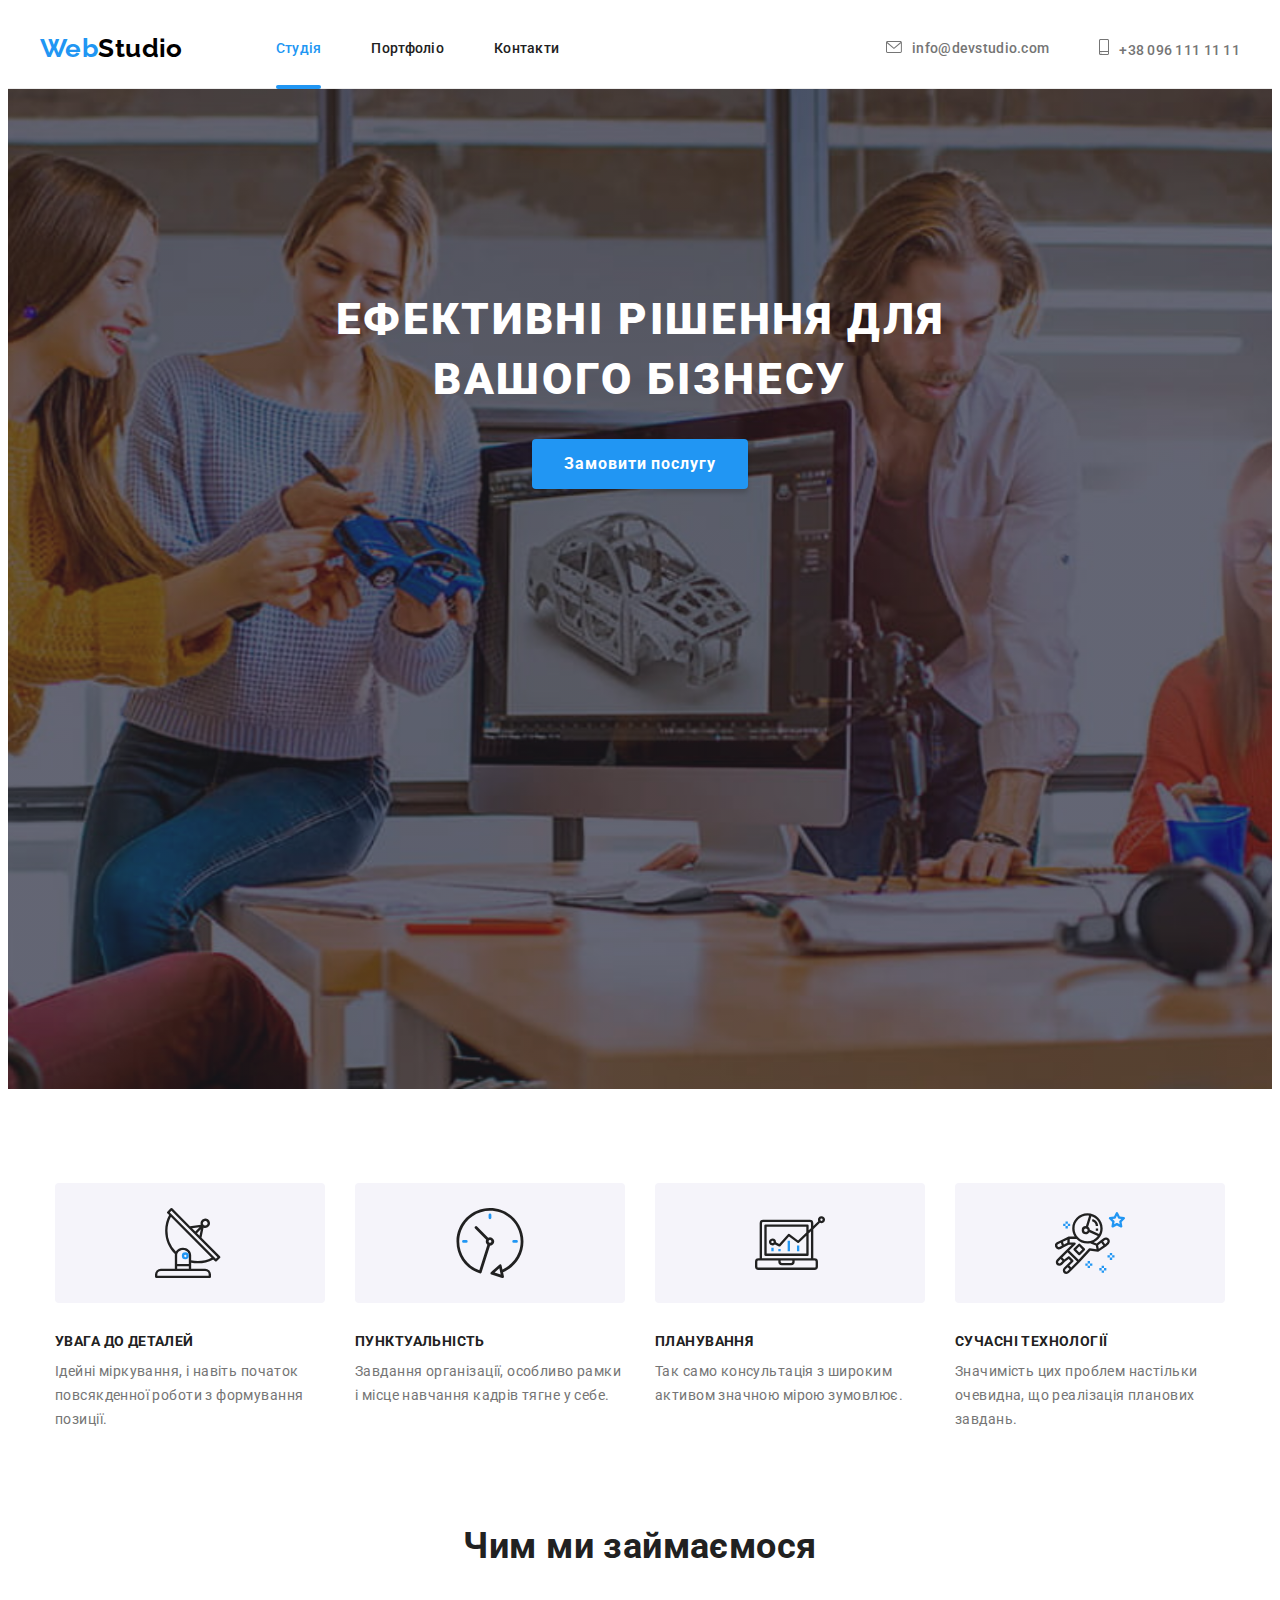
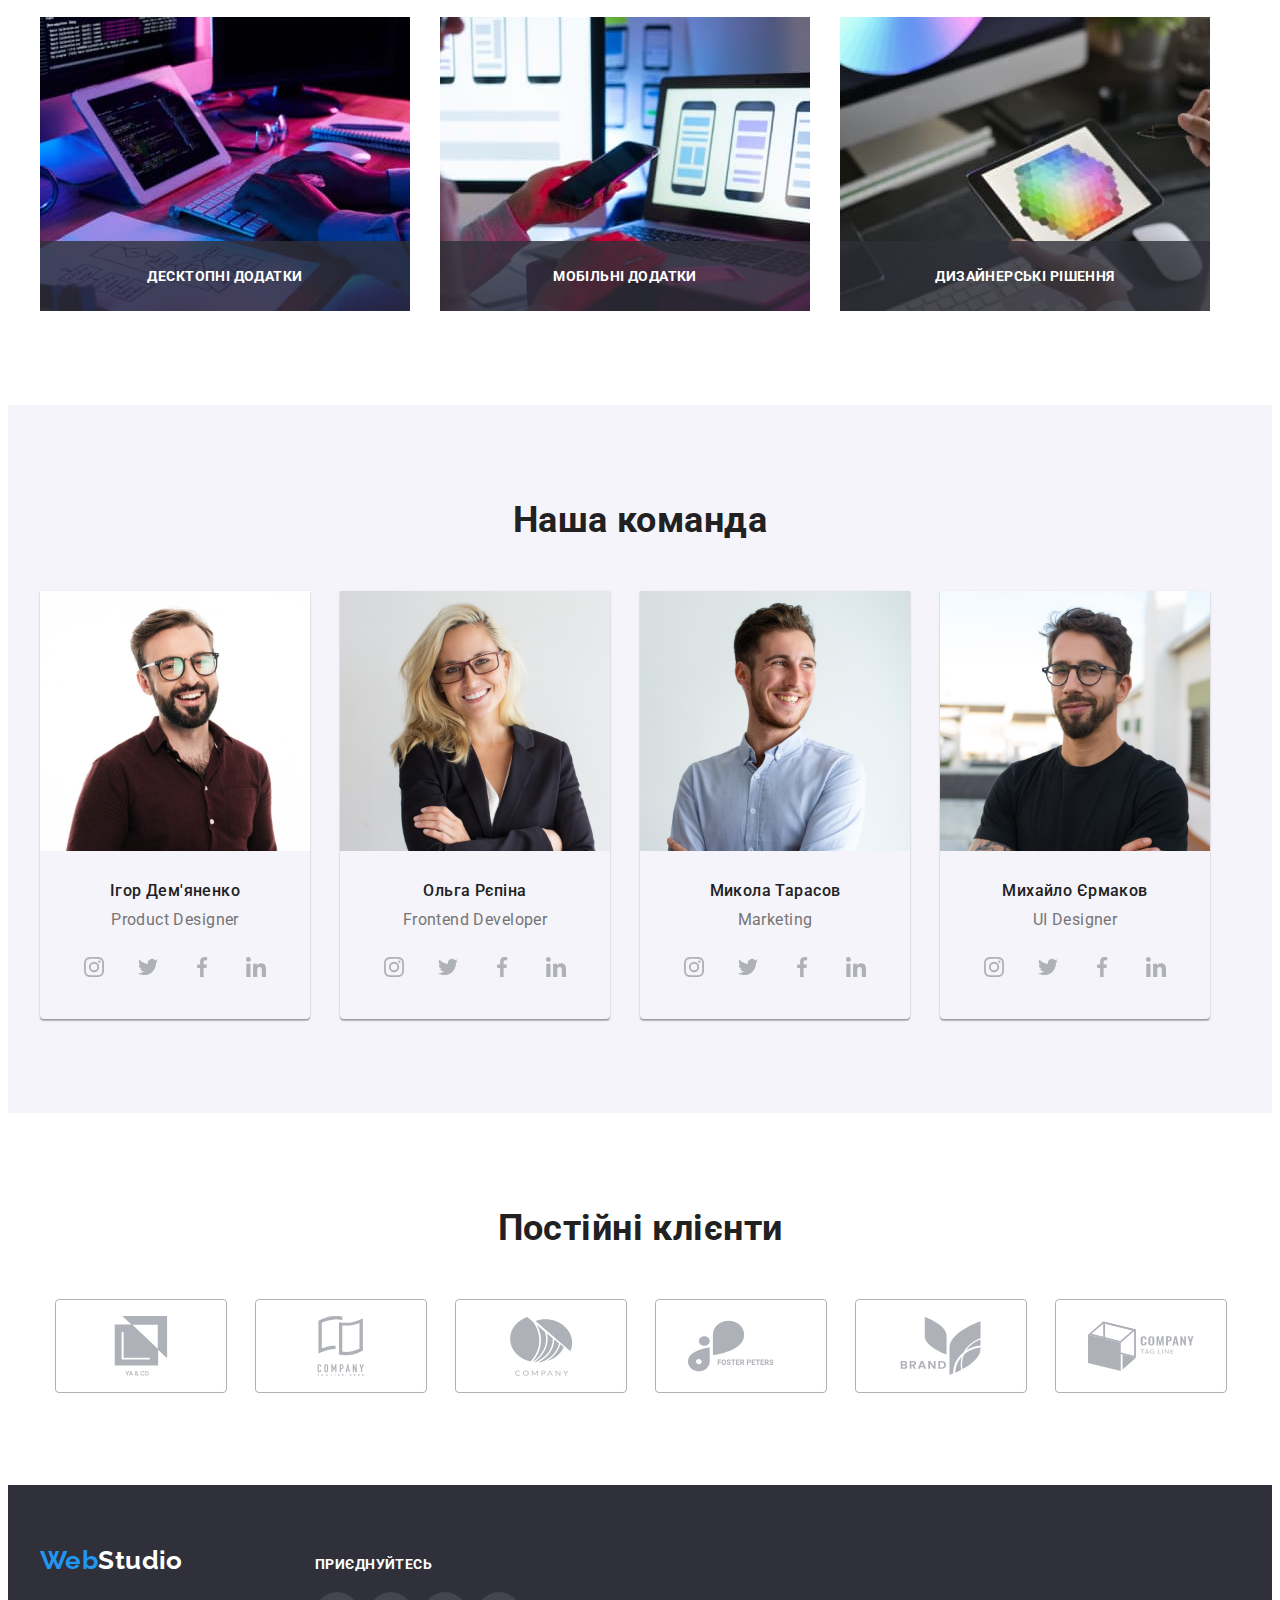
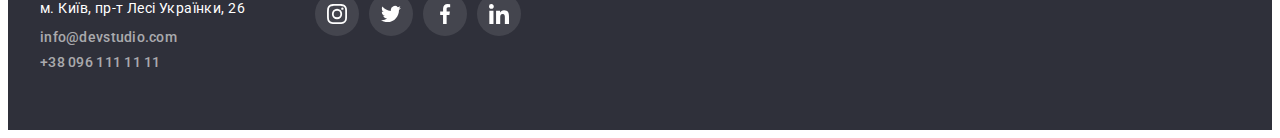
<file: index.html>
<!DOCTYPE html>
<html lang="uk">

<head>
  <meta charset="UTF-8" />
  <meta http-equiv="X-UA-Compatible" content="IE=edge" />
  <meta name="viewport" content="width=device-width, initial-scale=1.0" />
  <meta name="description" content="The Best WebStudio Ever!">
  <!-- Favicon Start -->
  <link rel="apple-touch-icon" sizes="180x180" href="./images/favicon/apple-touch-icon.png">
  <link rel="icon" type="image/png" sizes="32x32" href="./images/favicon/favicon-32x32.png">
  <link rel="icon" type="image/png" sizes="16x16" href="./images/favicon/favicon-16x16.png">
  <link rel="manifest" href="./images/favicon/site.webmanifest">
  <meta name="msapplication-TileColor" content="#da532c">
  <meta name="theme-color" content="#ffffff">
  <!-- Favicon End -->
  <title>Студія</title>
  <!-- Fonts -->
  <link rel="preconnect" href="https://fonts.googleapis.com">
  <link rel="preconnect" href="https://fonts.gstatic.com" crossorigin>
  <link
    href="https://fonts.googleapis.com/css2?family=Montserrat:wght@400;700&family=Raleway:wght@700&family=Roboto:wght@400;500;700;900&display=swap"
    rel="stylesheet">
  <!-- Modern-normolize -->
  <link rel="stylesheet" href="https://cdnjs.cloudflare.com/ajax/libs/modern-normalize/1.1.0/modern-normalize.min.css"
    integrity="sha512-wpPYUAdjBVSE4KJnH1VR1HeZfpl1ub8YT/NKx4PuQ5NmX2tKuGu6U/JRp5y+Y8XG2tV+wKQpNHVUX03MfMFn9Q=="
    crossorigin="anonymous" referrerpolicy="no-referrer" />
  <!-- Custom styles -->
  <link rel="stylesheet" href="./css/main.css">
</head>

<body>

  <!-- Header -->

  <header class="header">
    <div class="container header-container">
      <a class="logo" href="./index.html"><span class="logo-part">Web</span>Studio</a>
      <nav class="header-nav">
        <ul class="site-nav list">
          <li class="list"><a class="link current" href="./index.html">Студія</a></li>
          <li class="list"><a class="link" href="./portfolio.html">Портфоліо</a></li>
          <li class="list"><a class="link" href="">Контакти</a></li>
        </ul>
      </nav>
      <ul class="contacts list">
        <li class="list icon-envelope"><a class="link" href="mailto:info@devstudio.com">
            <svg class="e-mail-icon icon">
              <use href="./images/symbol-defs.svg#icon-envelope"></use>
            </svg>info@devstudio.com</a></li>
        <li class="list icon-smartphone"><a class="link" href="tel:+380961111111">
            <svg class="smartphone-icon icon">
              <use href="./images/symbol-defs.svg#icon-smartphone"></use>
            </svg>+38 096 111 11 11</a></li>
      </ul>
    </div>
  </header>

  <main>

    <!-- Hero -->

    <section class="hero">
      <div class="container">
        <h1 class="hero-title">Ефективні рішення для вашого бізнесу</h1>
        <button class="button" type="button" data-modal-open>Замовити послугу</button>
      </div>
    </section>

    <!-- Company benefits -->

    <section class="section-benefits">
      <div class="container benefits-container">
        <h2 class="section-title visually-hidden">Переваги</h2>
        <ul class="benefits list">
          <li class="list">
            <div class="benefits-svg">
              <svg class="svg">
                <use href="./images/symbol-defs.svg#icon-antenna"></use>
              </svg>
            </div>
            <h3 class="benefits-title">УВАГА ДО ДЕТАЛЕЙ</h3>
            <p class="benefits-item">Ідейні міркування, і навіть початок повсякденної роботи з формування позиції.
            </p>
          </li>
          <li class="list">
            <div class="benefits-svg">
              <svg class="svg">
                <use href="./images/symbol-defs.svg#icon-clock"></use>
              </svg>
            </div>
            <h3 class="benefits-title">ПУНКТУАЛЬНІСТЬ</h3>
            <p class="benefits-item">Завдання організації, особливо рамки і місце навчання кадрів тягне у себе.</p>
          </li>
          <li class="list">
            <div class="benefits-svg">
              <svg class="svg">
                <use href="./images/symbol-defs.svg#icon-diagram"></use>
              </svg>
            </div>
            <h3 class="benefits-title">ПЛАНУВАННЯ</h3>
            <p class="benefits-item">Так само консультація з широким активом значною мірою зумовлює.</p>
          </li>
          <li class="list">
            <div class="benefits-svg">
              <svg class="svg">
                <use href="./images/symbol-defs.svg#icon-astronaut"></use>
              </svg>
            </div>
            <h3 class="benefits-title">СУЧАСНІ ТЕХНОЛОГІЇ</h3>
            <p class="benefits-item">Значимість цих проблем настільки очевидна, що реалізація планових завдань.</p>
          </li>
        </ul>
      </div>
    </section>

    <!-- What do we do -->

    <section class="section-projects">
      <div class="container">
        <h2 class="section-title">Чим ми займаємося</h2>
        <ul class="list projects">
          <li class="list"><img class="img" src="./images/what-do-we-do/img1.jpg" alt="Людина працює за компьютером"
              width="370" height="295" class="img">
            <div class="section-projects-title">
              <p class="projects-text">Десктопні додатки</p>
            </div>
          </li>
          <li class="list"><img class="img" src="./images/what-do-we-do/img2.jpg"
              alt="Людина тримає телефон в лівій руці і працює за ноутбуком" width="370" height="295" class="img">
            <div class="section-projects-title">
              <p class="projects-text">Мобільні додатки</p>
            </div>
          </li>
          <li class="list"><img class="img" src="./images/what-do-we-do/img3.jpg"
              alt="Людина тримає планшет в лівій руці та ручку в правій" width="370" height="295" class="img">
            <div class="section-projects-title">
              <p class="projects-text">Дизайнерські рішення</p>
            </div>
          </li>
        </ul>
      </div>
    </section>

    <!-- Our team -->

    <section class="section-team">
      <div class="container">
        <h2 class="section-title">Наша команда</h2>
        <ul class="team list">
          <li class="card list">
            <img src="./images/team/product-designer.jpg" alt="Product Designer Ігор Дем'яненко" width="270"
              height="260">
            <div class="team-container">
              <h3 class="team-title">Ігор Дем'яненко</h3>
              <p class="team-item" lang="en">Product Designer</p>
              <ul class="team-contacts list">
                <li class="list"><a class="contacts-item link" href="" target="_blank" rel="noopener noreferrer"><svg
                      class="svg">
                      <use href="./images/symbol-defs.svg#icon-instagram"></use>
                    </svg></a>
                </li>
                <li class="list"><a class="contacts-item link" href="" target="_blank" rel="noopener noreferrer"><svg
                      class="svg">
                      <use href="./images/symbol-defs.svg#icon-twitter"></use>
                    </svg></a>
                </li>
                <li class="list"><a class="contacts-item link" href="" target="_blank" rel="noopener noreferrer"><svg
                      class="svg">
                      <use href="./images/symbol-defs.svg#icon-facebook"></use>
                    </svg></a>
                </li>
                <li class="list"><a class="contacts-item link" href="" target="_blank" rel="noopener noreferrer"><svg
                      class="svg">
                      <use href="./images/symbol-defs.svg#icon-linkedin"></use>
                    </svg></a>
                </li>
              </ul>
            </div>
          </li>
          <li class="card list">
            <img src="./images/team/frontend-developer.jpg" alt="Frontend Developer Ольга Рєпіна" width="270"
              height="260">
            <div class="team-container">
              <h3 class="team-title">Ольга Рєпіна</h3>
              <p class="team-item" lang="en">Frontend Developer</p>
              <ul class="team-contacts list">
                <li class="list"><a class="contacts-item link" href="" target="_blank" rel="noopener noreferrer"><svg
                      class="svg">
                      <use href="./images/symbol-defs.svg#icon-instagram"></use>
                    </svg></a>
                </li>
                <li class="list"><a class="contacts-item link" href="" target="_blank" rel="noopener noreferrer"><svg
                      class="svg">
                      <use href="./images/symbol-defs.svg#icon-twitter"></use>
                    </svg></a>
                </li>
                <li class="list"><a class="contacts-item link" href="" target="_blank" rel="noopener noreferrer"><svg
                      class="svg">
                      <use href="./images/symbol-defs.svg#icon-facebook"></use>
                    </svg></a>
                </li>
                <li class="list"><a class="contacts-item link" href="" target="_blank" rel="noopener noreferrer"><svg
                      class="svg">
                      <use href="./images/symbol-defs.svg#icon-linkedin"></use>
                    </svg></a>
                </li>
              </ul>
            </div>
          </li>
          <li class="list card">
            <img src="./images/team/marketing.jpg" alt="Marketing Микола Тарасов" width="270" height="260">
            <div class="team-container">
              <h3 class="team-title">Микола Тарасов</h3>
              <p class="team-item" lang="en">Marketing</p>
              <ul class="team-contacts list">
                <li class="list"><a class="contacts-item link" href="" target="_blank" rel="noopener noreferrer"><svg
                      class="svg">
                      <use href="./images/symbol-defs.svg#icon-instagram"></use>
                    </svg></a>
                </li>
                <li class="list"><a class="contacts-item link" href="" target="_blank" rel="noopener noreferrer"><svg
                      class="svg">
                      <use href="./images/symbol-defs.svg#icon-twitter"></use>
                    </svg></a>
                </li>
                <li class="list"><a class="contacts-item link" href="" target="_blank" rel="noopener noreferrer"><svg
                      class="svg">
                      <use href="./images/symbol-defs.svg#icon-facebook"></use>
                    </svg></a>
                </li>
                <li class="list"><a class="contacts-item link" href="" target="_blank" rel="noopener noreferrer"><svg
                      class="svg">
                      <use href="./images/symbol-defs.svg#icon-linkedin"></use>
                    </svg></a>
                </li>
              </ul>
            </div>
          </li>
          <li class="list card">
            <img src="./images/team/ui-designer.jpg" alt="UI Designer Михайло Єрмаков" width="270" height="260">
            <div class="team-container">
              <h3 class="team-title">Михайло Єрмаков</h3>
              <p class="team-item" lang="en">UI Designer</p>
              <ul class="team-contacts list">
                <li class="list"><a class="contacts-item link" href="" target="_blank" rel="noopener noreferrer"><svg
                      class="svg">
                      <use href="./images/symbol-defs.svg#icon-instagram"></use>
                    </svg></a>
                </li>
                <li class="list"><a class="contacts-item link" href="" target="_blank" rel="noopener noreferrer"><svg
                      class="svg">
                      <use href="./images/symbol-defs.svg#icon-twitter"></use>
                    </svg></a>
                </li>
                <li class="list"><a class="contacts-item link" href="" target="_blank" rel="noopener noreferrer"><svg
                      class="svg">
                      <use href="./images/symbol-defs.svg#icon-facebook"></use>
                    </svg></a>
                </li>
                <li class="list"><a class="contacts-item link" href="" target="_blank" rel="noopener noreferrer"><svg
                      class="svg">
                      <use href="./images/symbol-defs.svg#icon-linkedin"></use>
                    </svg></a>
                </li>
              </ul>
            </div>
          </li>
        </ul>
      </div>
    </section>

    <!-- Clients -->

    <section class="section-clients">
      <div class="container clients-container">
        <h2 class="section-title">Постійні клієнти</h2>
        <ul class="clients list">
          <li class="list"><a class="link" href="" target="_blank" rel="noopener noreferrer"><svg class="svg">
                <use href="./images/symbol-defs.svg#icon-client-1"></use>
              </svg></a></li>
          <li class="list"><a class="link" href="" target="_blank" rel="noopener noreferrer"><svg class="svg">
                <use href="./images/symbol-defs.svg#icon-client-2"></use>
              </svg></a></li>
          <li class="list"><a class="link" href="" target="_blank" rel="noopener noreferrer"><svg class="svg">
                <use href="./images/symbol-defs.svg#icon-client-3"></use>
              </svg></a></li>
          <li class="list"><a class="link" href="" target="_blank" rel="noopener noreferrer"><svg class="svg">
                <use href="./images/symbol-defs.svg#icon-client-4"></use>
              </svg></a></li>
          <li class="list"><a class="link" href="" target="_blank" rel="noopener noreferrer"><svg class="svg">
                <use href="./images/symbol-defs.svg#icon-client-5"></use>
              </svg></a></li>
          <li class="list"><a class="link" href="" target="_blank" rel="noopener noreferrer"><svg class="svg">
                <use href="./images/symbol-defs.svg#icon-client-6"></use>
              </svg></a></li>
        </ul>
      </div>
    </section>
  </main>

  <!-- Footer -->

  <footer class="footer">
    <div class="container footer-container">
      <div class="column-1">
        <a class="logo" href="./index.html"><span class="logo-part">Web</span>Studio</a>
        <address>
          <p class="address">м. Київ, пр-т Лесі Українки, 26</p>
          <ul class="contacts list">
            <li class="list"><a class="link" href="mailto:info@devstudio.com">info@devstudio.com</a></li>
            <li class="list"><a class="link" href="tel:+380961111111">+38 096 111 11 11</a></li>
          </ul>
        </address>
      </div>
      <div class="column-2">
        <h3 class="join-title">ПРИЄДНУЙТЕСЬ</h3>
        <ul class="list join">
          <li class="join-item"><a class="join-link link" href="" target="_blank" rel="noopener noreferrer"><svg
                class="footer-svg">
                <use href="images/symbol-defs.svg#icon-instagram"></use>
              </svg></a>
          </li>
          <li class="join-item"><a class="join-link link" href="" target="_blank" rel="noopener noreferrer"><svg
                class="footer-svg">
                <use href="images/symbol-defs.svg#icon-twitter"></use>
              </svg></a>
          </li>
          <li class="join-item"><a class="join-link link" href="" target="_blank" rel="noopener noreferrer"><svg
                class="footer-svg">
                <use href="images/symbol-defs.svg#icon-facebook"></use>
              </svg></a>
          </li>
          <li class="join-item"><a class="join-link link" href="" target="_blank" rel="noopener noreferrer"><svg
                class="footer-svg">
                <use href="images/symbol-defs.svg#icon-linkedin"></use>
              </svg></a>
          </li>
        </ul>
      </div>
    </div>
  </footer>

  <!-- Modal Window -->

  <div class="backdrop is-hidden" data-modal>
    <div class="modal">
      <button class="modal-button" type="button" data-modal-close>
        <svg width="18" height="18">
          <use href="images/symbol-defs.svg#icon-close-black-cross"></use>
        </svg>
      </button>
    </div>
  </div>

  <script src="./js/modal.js"></script>
</body>

</html>
</file>
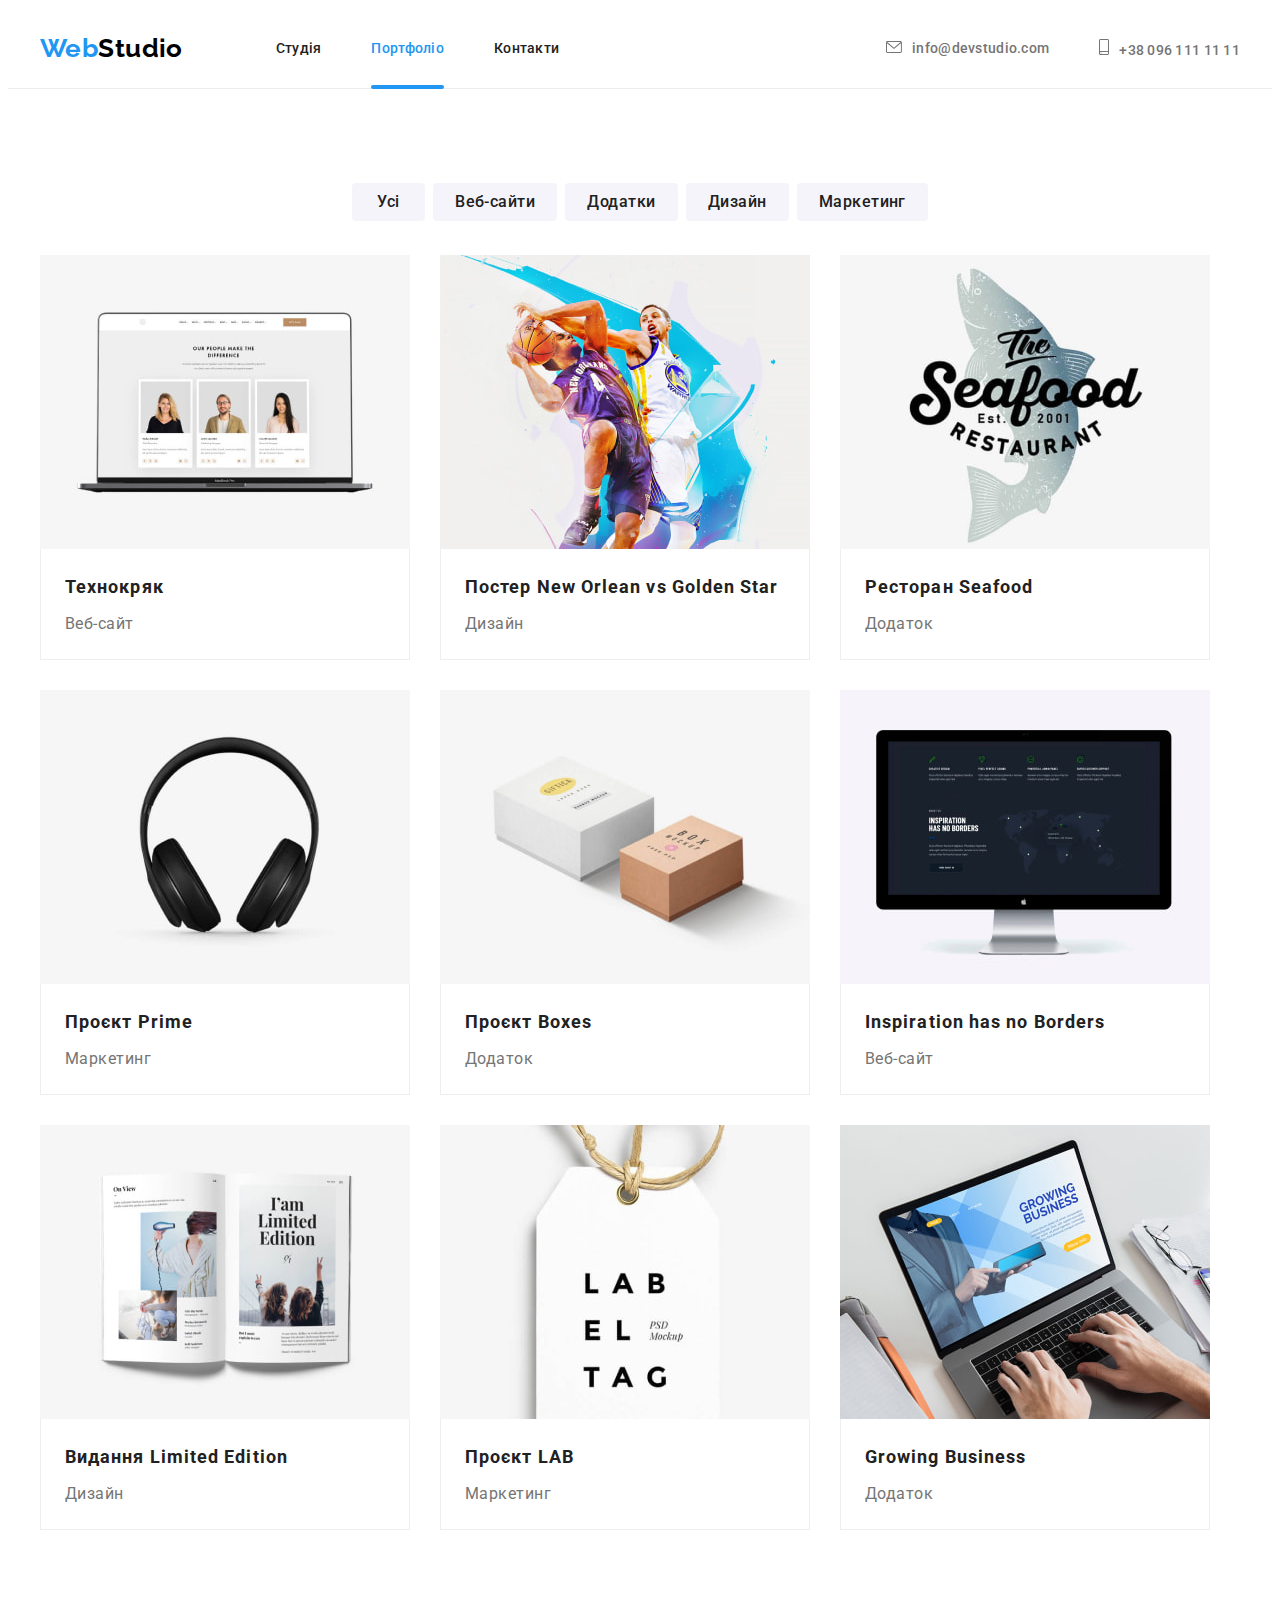
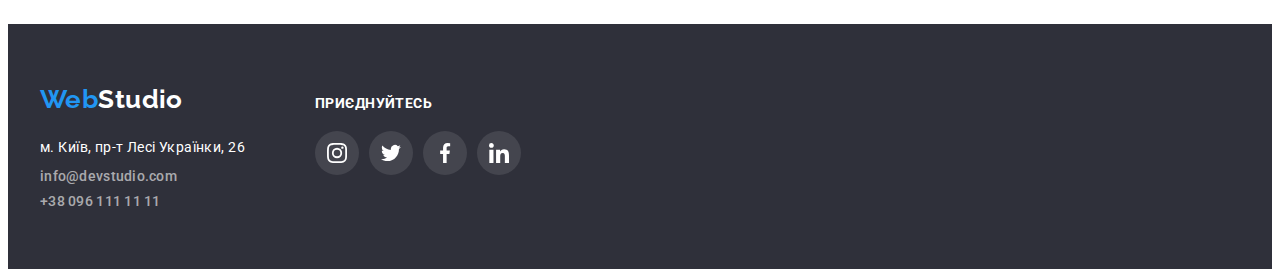
<file: portfolio.html>
<!DOCTYPE html>
<html lang="uk">

<head>
  <meta charset="UTF-8">
  <meta http-equiv="X-UA-Compatible" content="IE=edge">
  <meta name="viewport" content="width=device-width, initial-scale=1.0">
  <meta name="description" content="Портфоліо">
  <!-- Favicon Start -->
  <link rel="apple-touch-icon" sizes="180x180" href="./images/favicon/apple-touch-icon.png">
  <link rel="icon" type="image/png" sizes="32x32" href="./images/favicon/favicon-32x32.png">
  <link rel="icon" type="image/png" sizes="16x16" href="./images/favicon/favicon-16x16.png">
  <link rel="manifest" href="./images/favicon/site.webmanifest">
  <meta name="msapplication-TileColor" content="#da532c">
  <meta name="theme-color" content="#ffffff">
  <!-- Favicon End -->
  <title>Портфоліо</title>
  <!-- Fonts -->
  <link rel="preconnect" href="https://fonts.googleapis.com">
  <link rel="preconnect" href="https://fonts.gstatic.com" crossorigin>
  <link
    href="https://fonts.googleapis.com/css2?family=Montserrat:wght@400;700&family=Raleway:wght@700&family=Roboto:wght@400;500;700;900&display=swap"
    rel="stylesheet">
  <!-- Modern-normolize -->
  <link rel="stylesheet" href="https://cdnjs.cloudflare.com/ajax/libs/modern-normalize/1.1.0/modern-normalize.min.css"
    integrity="sha512-wpPYUAdjBVSE4KJnH1VR1HeZfpl1ub8YT/NKx4PuQ5NmX2tKuGu6U/JRp5y+Y8XG2tV+wKQpNHVUX03MfMFn9Q=="
    crossorigin="anonymous" referrerpolicy="no-referrer" />
  <!-- Custom styles -->
  <link rel="stylesheet" href="./css/main.css">
</head>

<body>

  <!-- Header -->

  <header class="header">
    <div class="container header-container">
      <a class="logo" href="./index.html"><span class="logo-part">Web</span>Studio</a>
      <nav class="header-nav">
        <ul class="site-nav list">
          <li class="list"><a class="link" href="./index.html">Студія</a></li>
          <li class="list"><a class="link current" href="./portfolio.html">Портфоліо</a></li>
          <li class="list"><a class="link" href="">Контакти</a></li>
        </ul>
      </nav>
      <ul class="contacts list">
        <li class="list icon-envelope"><a class="link" href="mailto:info@devstudio.com">
            <svg class="e-mail-icon icon">
              <use href="./images/symbol-defs.svg#icon-envelope"></use>
            </svg>info@devstudio.com</a></li>
        <li class="list icon-smartphone"><a class="link" href="tel:+380961111111">
            <svg class="smartphone-icon icon">
              <use href="./images/symbol-defs.svg#icon-smartphone"></use>
            </svg>+38 096 111 11 11</a></li>
      </ul>
    </div>
  </header>

  <main>

    <!-- Our projects -->

    <section class="section-portfolio">
      <div class="container portfolio-container">
        <h1 class="visually-hidden">Наші проекти</h1>
        <ul class="filter list">
          <li class="list"><button class="button" type="button">Усі</button></li>
          <li class="list"><button class="button" type="button">Веб-сайти</button></li>
          <li class="list"><button class="button" type="button">Додатки</button></li>
          <li class="list"><button class="button" type="button">Дизайн</button></li>
          <li class="list"><button class="button" type="button">Маркетинг</button></li>
        </ul>
        <ul class="projects list">
          <li class="list">
            <a class="link" href="">
              <div class="projects-thumb">
                <img class="img" src="./images/portfolio/img1.jpg"
                  alt="Ноутбук на якому відкрита сторінка з фотографіями людей" width="370" height="295">
                <div class="projects-thumb-hover">
                  <p class="text">Ресурс пропонує комплексні пропозиції з різним рівнем функціоналу та сервісів. Все це
                    дозволить
                    відвідувачу отримати вичерпні відомості про компанію чи приватну особу.</p>
                </div>
              </div>
              <div class="projects-container">
                <h2 class="title">Технокряк</h2>
                <p class="text">Веб-сайт</p>
              </div>
            </a>
          </li>
          <li class="list">
            <a class="link" href="">
              <div class="projects-thumb">
                <img class="img" src="./images/portfolio/img2.jpg" alt="Два баскетболісти боряться за м'яч" width="370"
                  height="295">
                <div class="projects-thumb-hover">
                  <p class="text">Lorem ipsum dolor sit amet consectetur adipisicing elit. Qui repudiandae dolores
                    quisquam deleniti, magni quos aspernatur explicabo repellendus voluptates
                    adipisci.</p>
                </div>
              </div>
              <div class="projects-container">
                <h2 class="title">Постер <span lang="en">New Orlean vs Golden Star</span></h2>
                <p class="text">Дизайн</p>
              </div>
            </a>
          </li>
          <li class="list">
            <a class="link" href="">
              <div class="projects-thumb">
                <img class="img" src="./images/portfolio/img3.jpg" alt="Логотип ресторану у вигляді риби" width="370"
                  height="295">
                <div class="projects-thumb-hover">
                  <p class="text">Lorem ipsum dolor sit amet consectetur adipisicing elit. Qui repudiandae dolores
                    quisquam deleniti, magni quos aspernatur explicabo repellendus voluptates
                    adipisci.</p>
                </div>
              </div>
              <div class="projects-container">
                <h2 class="title">Ресторан <span lang="en">Seafood</span></h2>
                <p class="text">Додаток</p>
              </div>
            </a>
          </li>
          <li class="list">
            <a class="link" href="">
              <div class="projects-thumb">
                <img class="img" src="./images/portfolio/img4.jpg" alt="Чорні навушники" width="370" height="295">
                <div class="projects-thumb-hover">
                  <p class="text">Lorem ipsum dolor sit amet consectetur adipisicing elit. Qui repudiandae dolores
                    quisquam deleniti, magni quos aspernatur explicabo repellendus voluptates
                    adipisci.</p>
                </div>
              </div>
              <div class="projects-container">
                <h2 class="title">Проєкт <span lang="en">Prime</span></h2>
                <p class="text">Маркетинг</p>
              </div>
            </a>
          </li>
          <li class="list">
            <a class="link" href="">
              <div class="projects-thumb">
                <img class="img" src="./images/portfolio/img5.jpg" alt="Велика біла коробка і маленька коричнева"
                  width="370" height="295">
                <div class="projects-thumb-hover">
                  <p class="text">Lorem ipsum dolor sit amet consectetur adipisicing elit. Qui repudiandae dolores
                    quisquam deleniti, magni quos aspernatur explicabo repellendus voluptates
                    adipisci.</p>
                </div>
              </div>
              <div class="projects-container">
                <h2 class="title">Проєкт <span lang="en">Boxes</span></h2>
                <p class="text">Додаток</p>
              </div>
            </a>
          </li>
          <li class="list">
            <a class="link" href="">
              <div class="projects-thumb">
                <img class="img" src="./images/portfolio/img6.jpg" alt="Монітор на якому відкрита карта континентів"
                  width="370" height="295">
                <div class="projects-thumb-hover">
                  <p class="text">Lorem ipsum dolor sit amet consectetur adipisicing elit. Qui repudiandae dolores
                    quisquam deleniti, magni quos aspernatur explicabo repellendus voluptates
                    adipisci.</p>
                </div>
              </div>
              <div class="projects-container">
                <h2 class="title" lang="en">Inspiration has no Borders</h2>
                <p class="text">Веб-сайт</p>
              </div>
            </a>
          </li>
          <li class="list">
            <a class="link" href="">
              <div class="projects-thumb">
                <img class="img" src="./images/portfolio/img7.jpg" alt="Відкрита книга з колоровими зображеннями"
                  width="370" height="295">
                <div class="projects-thumb-hover">
                  <p class="text">Lorem ipsum dolor sit amet consectetur adipisicing elit. Qui repudiandae dolores
                    quisquam deleniti, magni quos aspernatur explicabo repellendus voluptates
                    adipisci.</p>
                </div>
              </div>
              <div class="projects-container">
                <h2 class="title">Видання <span lang="en">Limited Edition</span></h2>
                <p class="text">Дизайн</p>
              </div>
            </a>
          </li>
          <li class="list">
            <a class="link" href="">
              <div class="projects-thumb">
                <img class="img" src="./images/portfolio/img8.jpg" alt="Біла бірка для одягу" width="370" height="295">
                <div class="projects-thumb-hover">
                  <p class="text">Lorem ipsum dolor sit amet consectetur adipisicing elit. Qui repudiandae dolores
                    quisquam deleniti, magni quos aspernatur explicabo repellendus voluptates
                    adipisci.</p>
                </div>
              </div>
              <div class="projects-container">
                <h2 class="title">Проєкт <span lang="en">LAB</span></h2>
                <p class="text">Маркетинг</p>
              </div>
            </a>
          </li>
          <li class="list">
            <a class="link" href="">
              <div class="projects-thumb">
                <img class="img" src="./images/portfolio/img9.jpg" alt="Людина працює за ноутбуком" width="370"
                  height="295">
                <div class="projects-thumb-hover">
                  <p class="text">Lorem ipsum dolor sit amet consectetur adipisicing elit. Qui repudiandae dolores
                    quisquam deleniti, magni quos aspernatur explicabo repellendus voluptates
                    adipisci.</p>
                </div>
              </div>
              <div class="projects-container">
                <h2 class="title" lang="en">Growing Business</h2>
                <p class="text">Додаток</p>
              </div>
            </a>
          </li>
        </ul>
      </div>
    </section>
  </main>

  <!-- Footer -->

  <footer class="footer">
    <div class="container footer-container">
      <div class="column-1">
        <a class="logo" href="./index.html"><span class="logo-part">Web</span>Studio</a>
        <address>
          <p class="address">м. Київ, пр-т Лесі Українки, 26</p>
          <ul class="contacts list">
            <li class="list"><a class="link" href="mailto:info@devstudio.com">info@devstudio.com</a></li>
            <li class="list"><a class="link" href="tel:+380961111111">+38 096 111 11 11</a></li>
          </ul>
        </address>
      </div>
      <div class="column-2">
        <h3 class="join-title">ПРИЄДНУЙТЕСЬ</h3>
        <ul class="list join">
          <li class="join-item"><a class="join-link link" href="" target="_blank" rel="noopener noreferrer"><svg
                class="footer-svg">
                <use href="images/symbol-defs.svg#icon-instagram"></use>
              </svg></a>
          </li>
          <li class="join-item"><a class="join-link link" href="" target="_blank" rel="noopener noreferrer"><svg
                class="footer-svg">
                <use href="images/symbol-defs.svg#icon-twitter"></use>
              </svg></a>
          </li>
          <li class="join-item"><a class="join-link link" href="" target="_blank" rel="noopener noreferrer"><svg
                class="footer-svg">
                <use href="images/symbol-defs.svg#icon-facebook"></use>
              </svg></a>
          </li>
          <li class="join-item"><a class="join-link link" href="" target="_blank" rel="noopener noreferrer"><svg
                class="footer-svg">
                <use href="images/symbol-defs.svg#icon-linkedin"></use>
              </svg></a>
          </li>
        </ul>
      </div>
    </div>
  </footer>
</body>

</html>
</file>
<file: css/main.css>
:root {
  /* Fonts */

  --main-font: Roboto, sans-serif;
  --secondary-font: Raleway, sans-serif;

  /* Text Colors */

  --main-txt-color: #212121;
  --secondary-txt-color: #757575;
  --accent-color: #2196f3;
  --light-white-color: #ffffff;
  --logo-color: #000000;
  --svg-color: #afb1b8;

  /* Background colors */

  --main-bg-color: #ffffff;
  --secondary-bg-color: #2f303a;
  --accent-bg-color: #2196f3;
  --footer-bg-color: #2f303a;
  --light-grey-color: #f5f4fa;
  --white-bg-color-transparency: rgba(255, 255, 255, 0.1);

  /* Others */
  --transition-duration: 250ms;
  --transition-timing-function: cubic-bezier(0.4, 0, 0.2, 1);
}

body {
  color: var(--main-txt-color);
  background-color: var(--main-bg-color);
  font-family: var(--main-font);
  font-size: 14px;
  line-height: calc(16 / 14);
  letter-spacing: 0.03em;
}

.container {
  width: 1200px;
  padding-left: 15px;
  padding-right: 15px;
  margin: 0 auto;
}

/* reset */

h1,
h2,
h3,
h4,
h5,
h6,
p {
  margin: 0;
}

img {
  display: block;
  max-width: 100%;
  height: auto;
}

.link {
  text-decoration: none;
  color: currentColor;
}

.list {
  padding: 0;
  margin: 0;
  list-style: none;
}

/* Header */

.header-container {
  display: flex;
  align-items: center;
}

.header {
  border-bottom: 1px solid #ececec;
}

.logo {
  margin-right: 93px;

  color: var(--logo-color);
  font-family: var(--secondary-font);
  font-weight: 700;
  font-size: 26px;
  line-height: calc(31 / 26);
  text-decoration: none;
}

.logo-part {
  color: var(--accent-color);
}

/* Site Nav */

.header-nav {
  margin-right: auto;
}

.site-nav {
  position: relative;
  display: flex;
  align-items: center;
  gap: 50px;
}

.site-nav .list {
  display: block;

  font-weight: 500;
  font-size: 14px;
  line-height: calc(16 / 14);
  letter-spacing: 0.02em;
}

.site-nav .link {
  position: relative;
  display: block;
  padding-top: 32px;
  padding-bottom: 32px;
  color: var(--main-txt-color);

  transition: color var(--transition-duration) var(--transition-timing-function);
}

.site-nav .link:hover,
.site-nav .link:focus,
.site-nav .link:active {
  color: var(--accent-color);
}

.site-nav .current {
  position: relative;
  color: var(--accent-color);
}

.site-nav .link::after,
.site-nav .current::after {
  content: '';
  position: absolute;
  left: 0%;
  bottom: -1.5%;

  display: block;
  width: 100%;
  height: 4px;
  background-color: var(--accent-color);

  border-radius: 2px;

  opacity: 0;
  transform: scaleX(0);
  transform-origin: center left;
  transition: opacity var(--transition-duration) var(--transition-timing-function),
    transform var(--transition-duration) var(--transition-timing-function);
}

.site-nav .current::after {
  opacity: 1;
  transform: scaleX(1);
}

.site-nav .link:hover::after,
.site-nav .link:focus::after,
.site-nav .link:active::after {
  opacity: 1;
  transform: scaleX(1);
}

/* Contacts*/

.header .contacts {
  display: flex;
  align-items: center;
  gap: 50px;
}

.header .contacts .e-mail-icon,
.header .contacts .smartphone-icon {
  margin-right: 10px;
  fill: currentColor;
}

.header .contacts .e-mail-icon {
  width: 16px;
  height: 12px;
}

.header .contacts .smartphone-icon {
  width: 10px;
  height: 16px;
}

.contacts .list {
  display: block;
  font-weight: 500;
  font-size: 14px;
  line-height: calc(16 / 14);
  letter-spacing: 0.02em;
}

.contacts .link {
  padding-top: 32px;
  padding-bottom: 32px;
  color: var(--secondary-txt-color);
  transition: color var(--transition-duration) var(--transition-timing-function);
}

.contacts .link:hover,
.contacts .link:focus {
  color: var(--accent-color);
}

/* Hero */

.hero {
  max-width: 1600px;
  height: 600px;
  margin: 0 auto;
  padding-top: 200px;
  padding-bottom: 200px;

  background-color: var(--secondary-bg-color);
  background-image: linear-gradient(to right, rgba(47, 48, 58, 0.4), rgba(47, 48, 58, 0.4)),
    url('../images/hero/hero.jpg');
  background-repeat: no-repeat;
  background-position: center;
  background-size: cover;
}

.hero-title {
  width: 696px;

  color: var(--light-white-color);
  font-weight: 900;
  font-size: 44px;
  line-height: calc(60 / 44);
  letter-spacing: 0.06em;
  text-align: center;
  text-transform: uppercase;
  margin-left: auto;
  margin-right: auto;
  margin-bottom: 30px;
}

.hero .button {
  display: block;
  margin: 0 auto;
  padding: 10px 32px;

  font-family: inherit;
  font-weight: 700;
  font-size: 16px;
  line-height: calc(30 / 16);
  letter-spacing: 0.06em;

  color: var(--light-white-color);
  background-color: var(--accent-bg-color);
  box-shadow: 0px 4px 4px rgba(0, 0, 0, 0.15);

  transition: background-color var(--transition-duration) var(--transition-timing-function);
  cursor: pointer;
}

.hero .button:hover,
.hero .button:focus,
.hero .button:active {
  background-color: #188ce8;
}

/* Button */

.button {
  padding: 6px 22px;
  min-width: 73px;

  color: var(--main-txt-color);
  background-color: var(--light-grey-color);
  font-family: inherit;
  font-weight: 500;
  font-size: 16px;
  line-height: calc(26 / 16);
  letter-spacing: 0.03em;
  cursor: pointer;

  border: transparent;
  border-radius: 4px;
  transition: color var(--transition-duration) var(--transition-timing-function),
    background-color var(--transition-duration) var(--transition-timing-function),
    box-shadow var(--transition-duration) var(--transition-timing-function);
}

/* Sections */

.section-title {
  margin-bottom: 50px;
  font-weight: 700;
  font-size: 36px;
  line-height: calc(42 / 36);
  text-align: center;
}

.visually-hidden {
  position: absolute;
  width: 1px;
  height: 1px;
  margin: -1px;
  border: 0;
  padding: 0;
  white-space: nowrap;
  clip-path: inset(100%);
  clip: rect(0 0 0 0);
  overflow: hidden;
}

.section-benefits,
.section-team,
.section-portfolio,
.section-clients {
  text-align: center;
  padding-top: 94px;
  padding-bottom: 94px;
}

/* Company benefits */

.benefits-container .benefits {
  display: flex;
  gap: 30px;
  justify-content: center;
}

.benefits .list {
  width: 270px;
}

.benefits-svg {
  display: flex;
  justify-content: center;
  align-items: center;
  margin-bottom: 30px;

  width: 100%;
  height: 120px;
  border-radius: 4px;
  background-color: var(--light-grey-color);
}

.benefits-svg .svg {
  width: 70px;
  height: 70px;
}

.benefits-title {
  margin-bottom: 10px;
  font-weight: 700;
  font-size: 14px;
  line-height: calc(16 / 14);
  text-align: left;
  text-transform: uppercase;
}

.benefits-item {
  font-size: 14px;
  line-height: calc(24 / 14);
  text-align: left;
  color: var(--secondary-txt-color);
}

/* What do we do */

.section-projects {
  padding-bottom: 94px;
}

.section-projects .list {
  display: flex;
  gap: 30px;
}

.projects .list {
  display: block;
  position: relative;
  width: 370px;
}

.list .section-projects-title {
  position: absolute;
  bottom: 0;
  width: 100%;
  height: 70px;
  background-color: rgba(47, 48, 58, 0.8);
}

.section-projects .projects-text {
  position: absolute;
  top: 50%;
  transform: translateY(-50%);

  width: 100%;
  font-style: normal;
  font-weight: 700;
  font-size: 14px;
  line-height: calc(16 / 14);
  text-align: center;
  letter-spacing: 0.03em;
  text-transform: uppercase;

  color: var(--light-white-color);
}

/* Our team */

.section-team {
  padding-top: 94px;
  padding-bottom: 94px;
  background-color: var(--light-grey-color);
}

.section-team .team {
  display: flex;
  gap: 30px;
}

.team .card {
  box-shadow: 0px 1px 3px rgba(0, 0, 0, 0.12), 0px 1px 1px rgba(0, 0, 0, 0.14),
    0px 2px 1px rgba(0, 0, 0, 0.2);
  border-radius: 0px 0px 4px 4px;
}

.team-container {
  padding-top: 30px;
  padding-bottom: 30px;
}

.team-title {
  margin-bottom: 10px;
  font-weight: 500;
  font-size: 16px;
  line-height: calc(19 / 16);
  text-align: center;
}

.team-item {
  font-size: 16px;
  margin-bottom: 16px;
  line-height: calc(19 / 16);
  text-align: center;
  color: var(--secondary-txt-color);
}

.team-container .team-contacts {
  display: flex;
  gap: 10px;
  align-items: center;
  justify-content: center;
}

.contacts-item {
  display: flex;
  justify-content: center;
  align-items: center;
  width: 44px;
  height: 44px;
  border-radius: 50%;

  color: var(--svg-color);
  transition: color var(--transition-duration) var(--transition-timing-function),
    background-color var(--transition-duration) var(--transition-timing-function);
}

.team-contacts .svg {
  width: 20px;
  height: 20px;
  fill: currentColor;
}

.contacts-item:focus,
.contacts-item:hover,
.contacts-item:active {
  border-radius: 50%;
  color: var(--light-white-color);
  background-color: var(--accent-bg-color);
}

/* Clients */

.section-clients .clients {
  display: flex;
  justify-content: center;
}

.clients .list {
  width: 170px;
  height: 92px;
}

.clients-container .clients {
  display: flex;
  gap: 30px;
  justify-content: center;
}

.section-clients .link {
  display: flex;
  gap: 30px;
  justify-content: center;
  align-items: center;

  width: 100%;
  height: 100%;

  color: var(--svg-color);
  border: 1px solid var(--svg-color);
  border-radius: 4px;
  transition: color var(--transition-duration) var(--transition-timing-function),
    border var(--transition-duration) var(--transition-timing-function);
}

.section-clients .svg {
  width: 106px;
  height: 60px;
  fill: currentColor;
}

.section-clients .link:hover,
.section-clients .link:focus,
.section-clients .link:active {
  border: 1px solid var(--accent-color);
  color: var(--accent-color);
  border-radius: 4px;
  cursor: pointer;
}

/* Footer */

.footer {
  padding-top: 60px;
  padding-bottom: 60px;
  background-color: var(--footer-bg-color);
}

.footer .container {
  display: flex;
  align-items: baseline;
}

.column-1 {
  margin-right: 70px;
}

.footer .logo {
  display: block;
  margin-right: 0;
  margin-bottom: 20px;
  color: var(--light-white-color);
}

address {
  font-style: inherit;
}

.address {
  margin-bottom: 9px;

  color: var(--light-white-color);
  font-weight: 400;
  font-size: 14px;
  line-height: calc(24 / 14);
}

.footer-container .contacts .list:first-child {
  margin-bottom: 9px;
}

.footer-container .link {
  padding-top: 0;
  padding-bottom: 0;
}

.footer .link {
  color: rgba(255, 255, 255, 0.6);
}

.join-title {
  margin-bottom: 20px;
  font-family: inherit;
  font-style: normal;
  font-weight: 700;
  font-size: 14px;
  line-height: 16px;
  letter-spacing: 0.03em;
  text-transform: uppercase;
  text-align: left;
  color: var(--light-white-color);
}

.column-2 .join {
  display: flex;
  gap: 10px;
  justify-content: center;
  align-items: center;
}

.footer .join-item {
  width: 44px;
  height: 44px;
}

.footer .join-link {
  display: flex;
  justify-content: center;
  align-items: center;
  width: 100%;
  height: 100%;
  border-radius: 50%;

  color: var(--light-white-color);
  background-color: var(--white-bg-color-transparency);
  transition: color var(--transition-duration) var(--transition-timing-function),
    background-color var(--transition-duration) var(--transition-timing-function);
}

.join-link .footer-svg {
  width: 20px;
  height: 20px;
  fill: currentColor;
}

.join .link:hover,
.join .link:focus,
.join .link:active {
  background-color: var(--accent-bg-color);
  border-radius: 50%;
  color: var(--light-white-color);
}

/* Modal Window */

.backdrop {
  position: fixed;
  top: 0;
  left: 0;

  width: 100%;
  height: 100%;
  z-index: 100;

  background-color: rgba(0, 0, 0, 0.2);

  transition: opacity var(--transition-duration) var(--transition-timing-function),
    pointer-events var(--transition-duration) var(--transition-timing-function),
    visibility var(--transition-duration) var(--transition-timing-function);
}

.backdrop.is-hidden {
  opacity: 0;
  pointer-events: none;
  visibility: hidden;
}

.backdrop.is-hidden .modal {
  opacity: 0;
  transform: translate(-50%, -50%) scalex(0.8);
  visibility: hidden;
}

.modal {
  position: absolute;
  top: 50%;
  left: 50%;

  min-width: 528px;
  min-height: 581px;

  background-color: var(--light-white-color);
  transform: translate(-50%, -50%) scale(1);
  box-shadow: 0px 1px 3px rgba(0, 0, 0, 0.12), 0px 1px 1px rgba(0, 0, 0, 0.14),
    0px 2px 1px rgba(0, 0, 0, 0.2);
  border-radius: 4px;
  transition: opacity var(--transition-duration) var(--transition-timing-function),
    transform var(--transition-duration) var(--transition-timing-function),
    visibility var(--transition-duration) var(--transition-timing-function);
}

.modal-button {
  position: absolute;
  top: 8px;
  right: 8px;

  width: 30px;
  height: 30px;

  display: flex;
  align-items: center;
  justify-content: center;

  padding: 0;
  border-radius: 50%;
  border: 1px solid rgba(0, 0, 0, 0.1);
  background: var(--light-white-color);
  fill: rgba(0, 0, 0, 1);

  transition: fill var(--transition-duration) var(--transition-timing-function);

  cursor: pointer;
}

.modal-button:focus,
.modal-button:hover,
.modal-button:active {
  fill: var(--accent-color);
}

/* Portfolio */

.portfolio-container .filter {
  display: flex;
  gap: 8px;
  margin-bottom: 34px;
  justify-content: center;
  align-items: flex-start;
}

.filter .button:hover,
.filter .button:focus,
.filter .button:active {
  color: var(--light-white-color);
  background-color: var(--accent-bg-color);
  box-shadow: 0px 3px 1px rgba(0, 0, 0, 0.1), 0px 1px 2px rgba(0, 0, 0, 0.08),
    0px 2px 2px rgba(0, 0, 0, 0.12);
}

.section-portfolio .projects {
  display: flex;
  flex-wrap: wrap;
  gap: 30px;
}

.projects .list {
  width: 370px;
}

.projects .link {
  display: block;
  width: 100%;
  transition: box-shadow var(--transition-duration) var(--transition-timing-function);
}

.projects-thumb {
  position: relative;
  overflow: hidden;

  width: 100%;
  height: 100%;
}

.projects .img {
  display: block;
  max-width: 100%;
  height: auto;
  object-fit: cover;
}

.projects-thumb-hover {
  display: flex;
  justify-content: center;
  align-items: center;

  position: absolute;
  top: 100%;
  left: 0;
  width: 100%;
  height: 100%;
  padding-left: 24px;
  padding-right: 24px;
  background-color: rgba(33, 150, 243, 0.9);

  overflow: hidden;

  opacity: 0;
  pointer-events: none;

  transition: top var(--transition-duration) var(--transition-timing-function),
    opacity var(--transition-duration) var(--transition-timing-function);
}

.projects .projects-thumb-hover .text {
  font-style: normal;
  font-weight: normal;
  font-size: 18px;
  text-align: start;
  line-height: calc(28 / 18);
  letter-spacing: 0.03em;
  color: var(--light-white-color);
}

.projects .link:hover,
.projects .link:focus,
.projects .link:active {
  box-shadow: 0px 1px 1px rgba(0, 0, 0, 0.12), 0px 4px 4px rgba(0, 0, 0, 0.06),
    1px 4px 6px rgba(0, 0, 0, 0.16);
}

.projects .link:hover .projects-thumb-hover,
.projects .link:focus .projects-thumb-hover,
.projects .link:active .projects-thumb-hover {
  opacity: 1;
  top: 0;
}

.projects .projects-container {
  padding-top: 20px;
  padding-right: 24px;
  padding-bottom: 20px;
  padding-left: 24px;
  text-align: left;
}

.portfolio-container .projects-container {
  border-right: 1px solid #eeeeee;
  border-bottom: 1px solid #eeeeee;
  border-left: 1px solid #eeeeee;
}

.projects .title {
  margin-bottom: 4px;
  font-weight: 700;
  font-size: 18px;
  line-height: calc(36 / 18);
  letter-spacing: 0.06em;
}

.projects .text {
  margin-top: 0px;
  margin-bottom: 0px;

  font-size: 16px;
  line-height: calc(30 / 16);
  letter-spacing: 0.03em;
  color: var(--secondary-txt-color);
}
</file>
